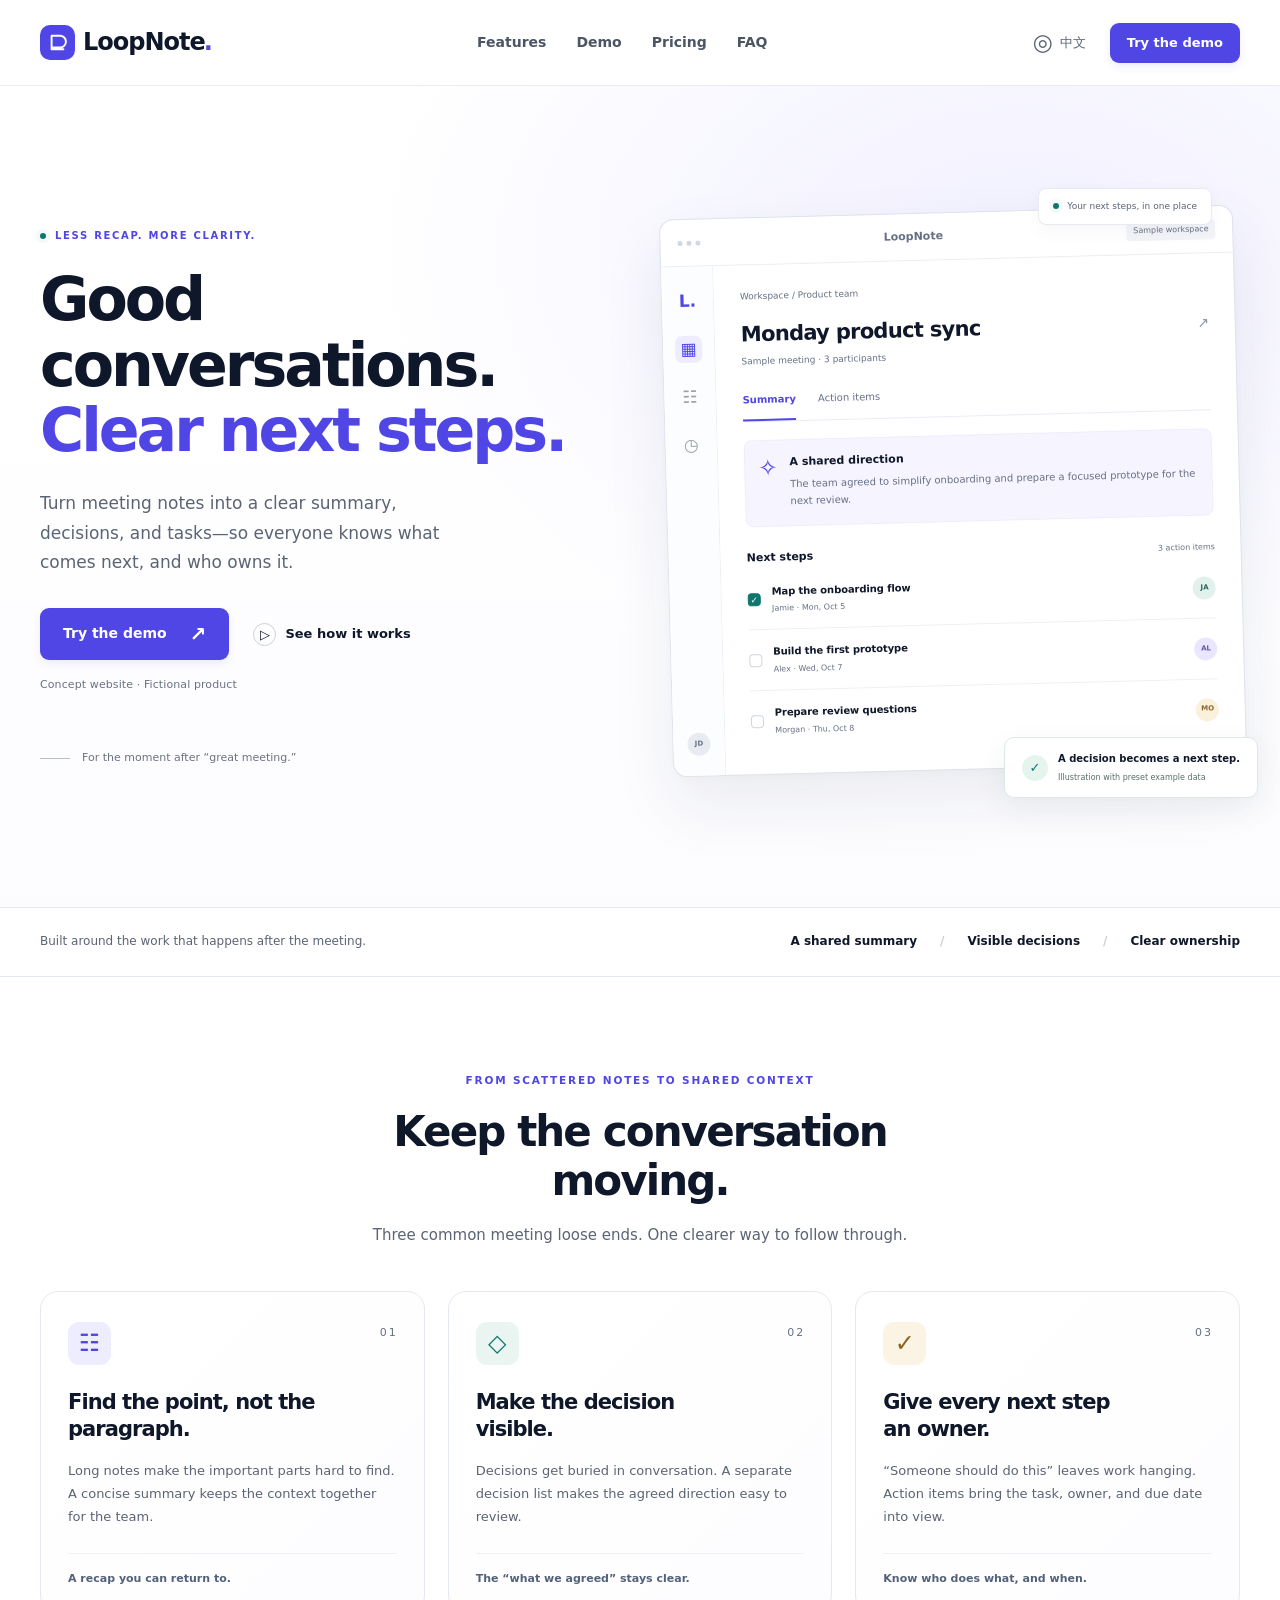
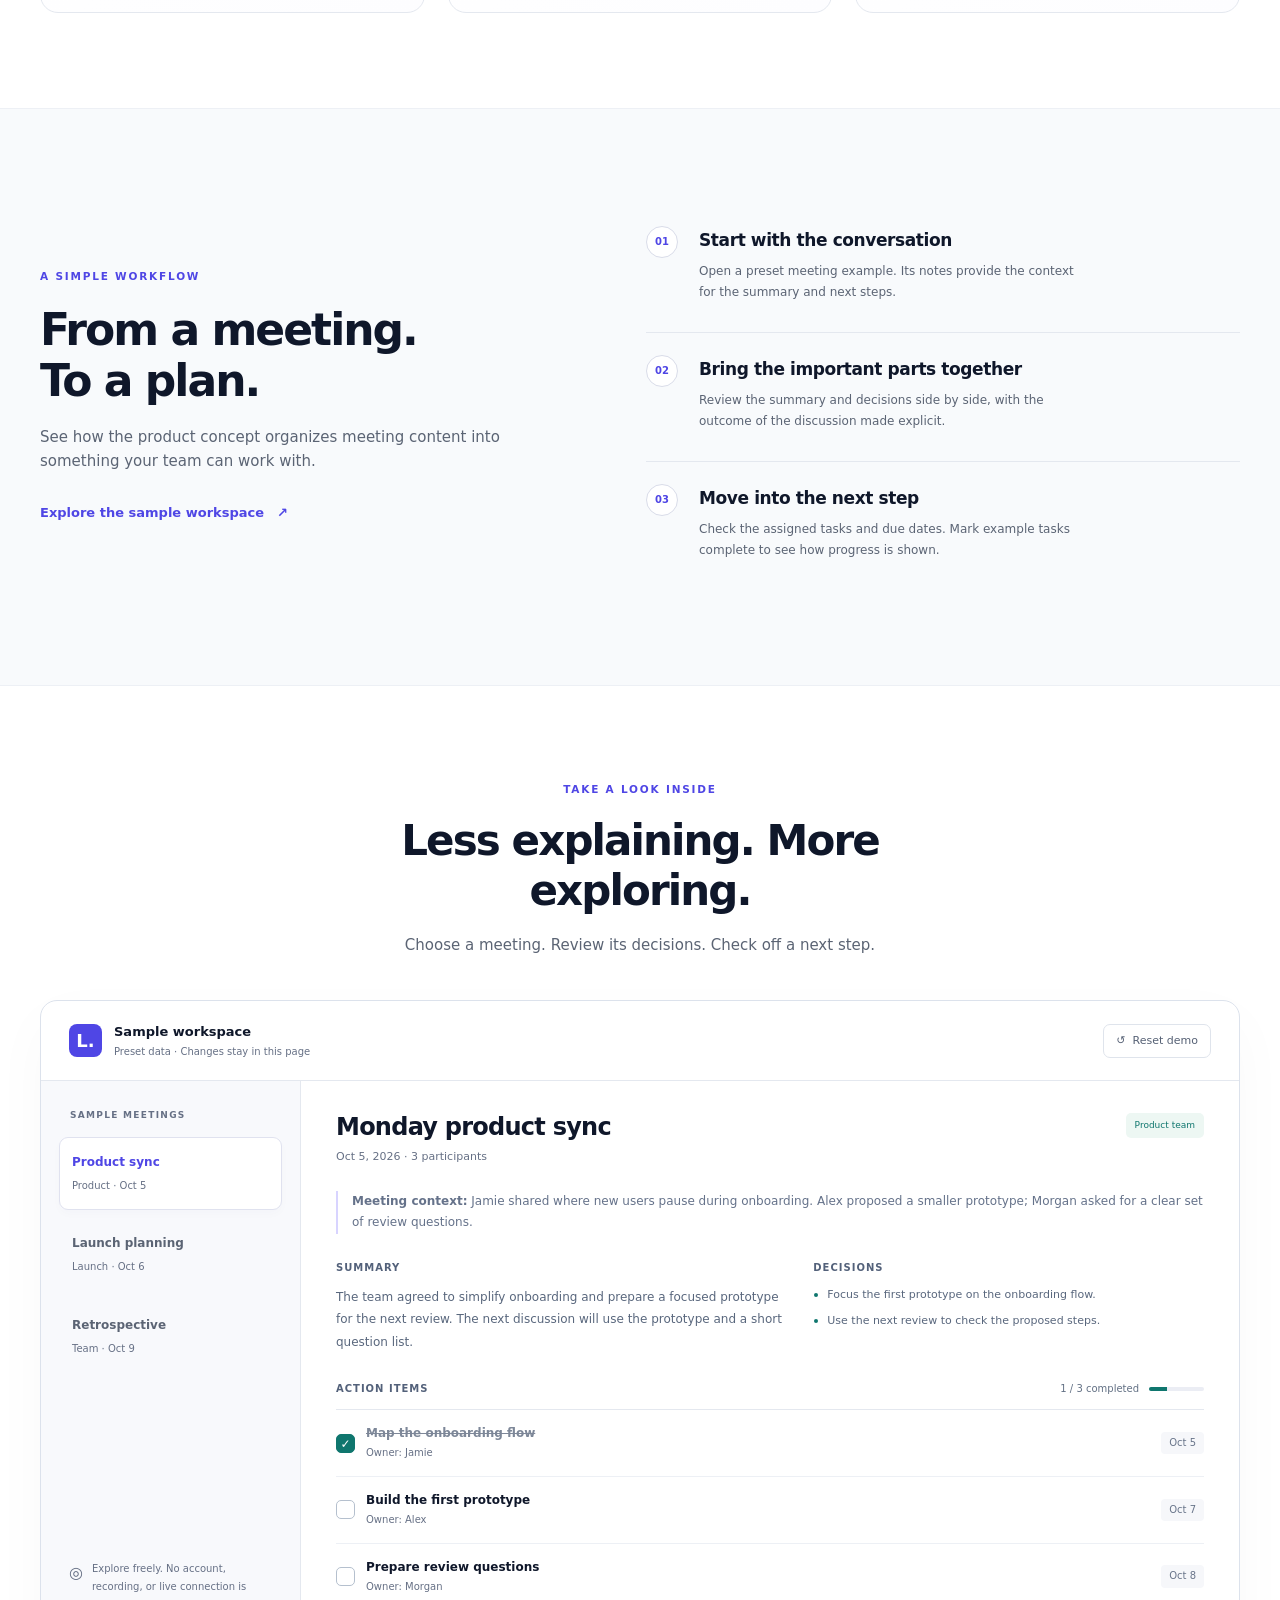
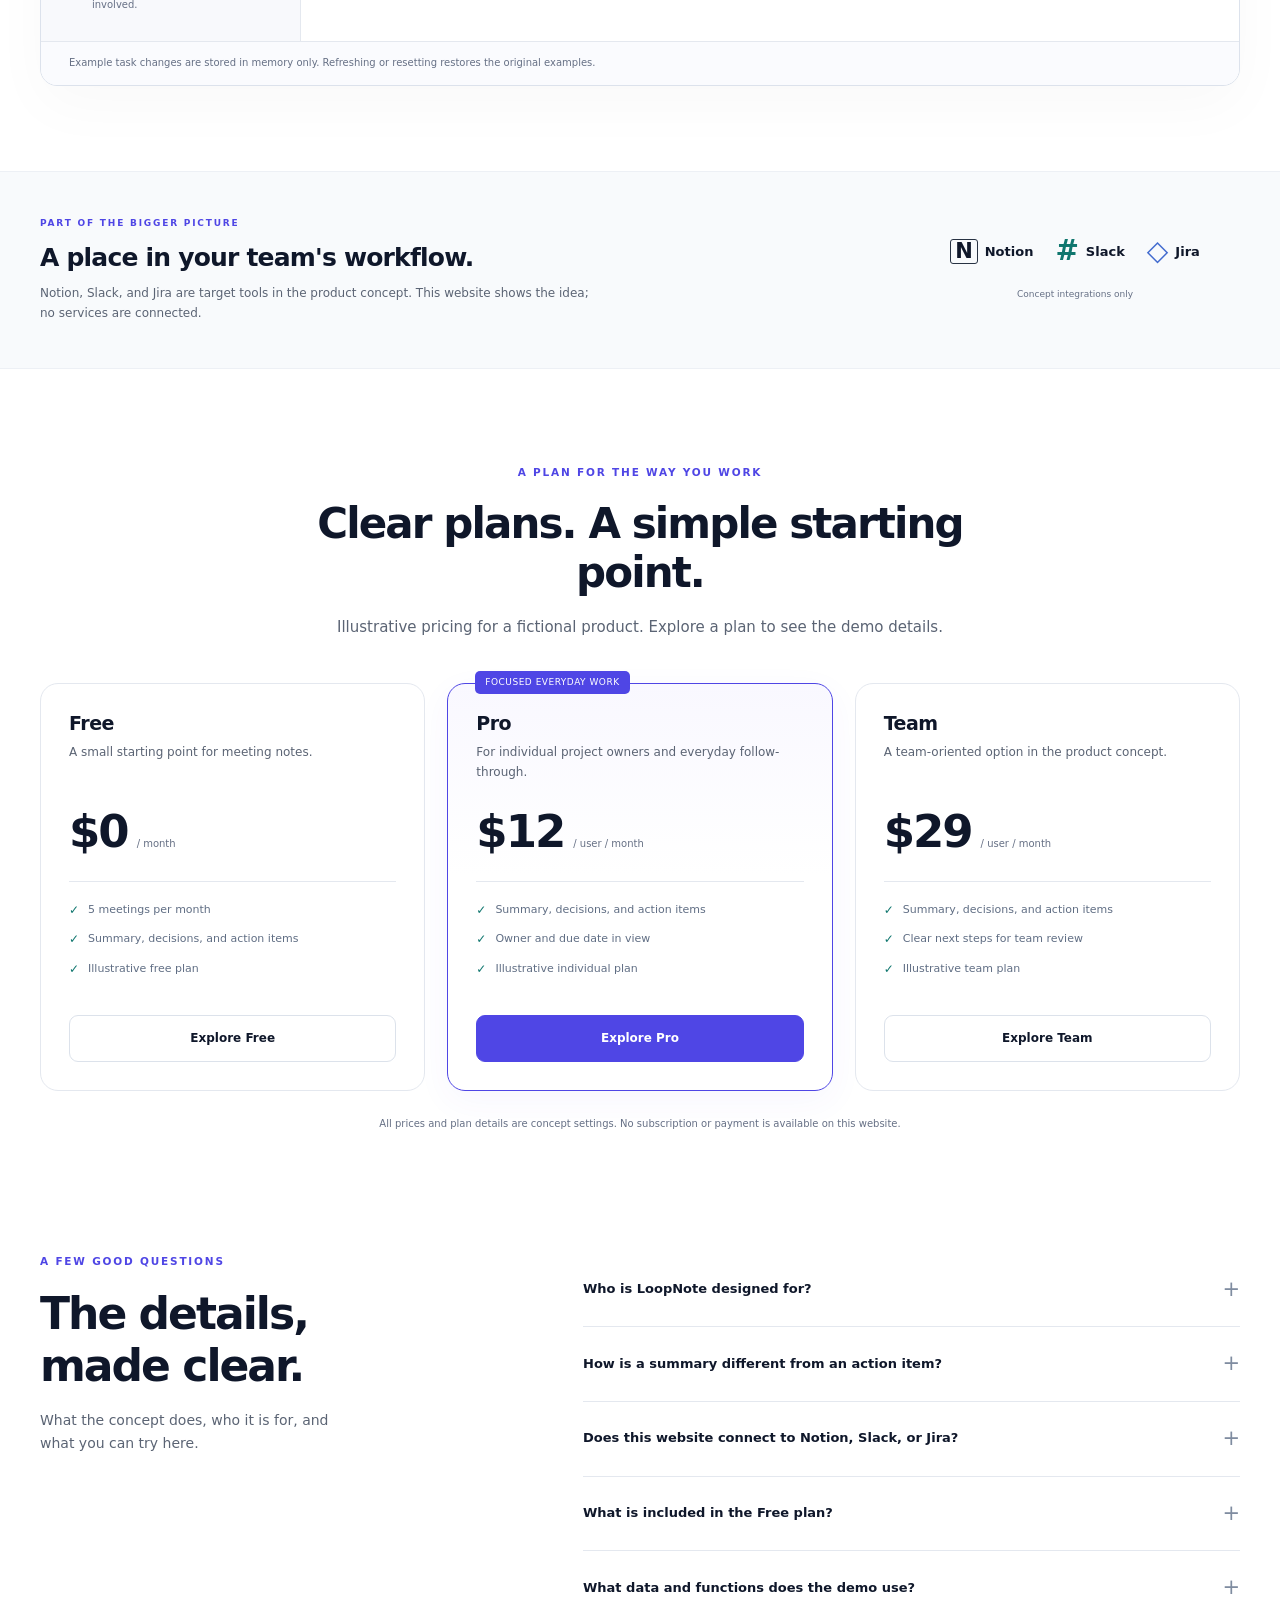
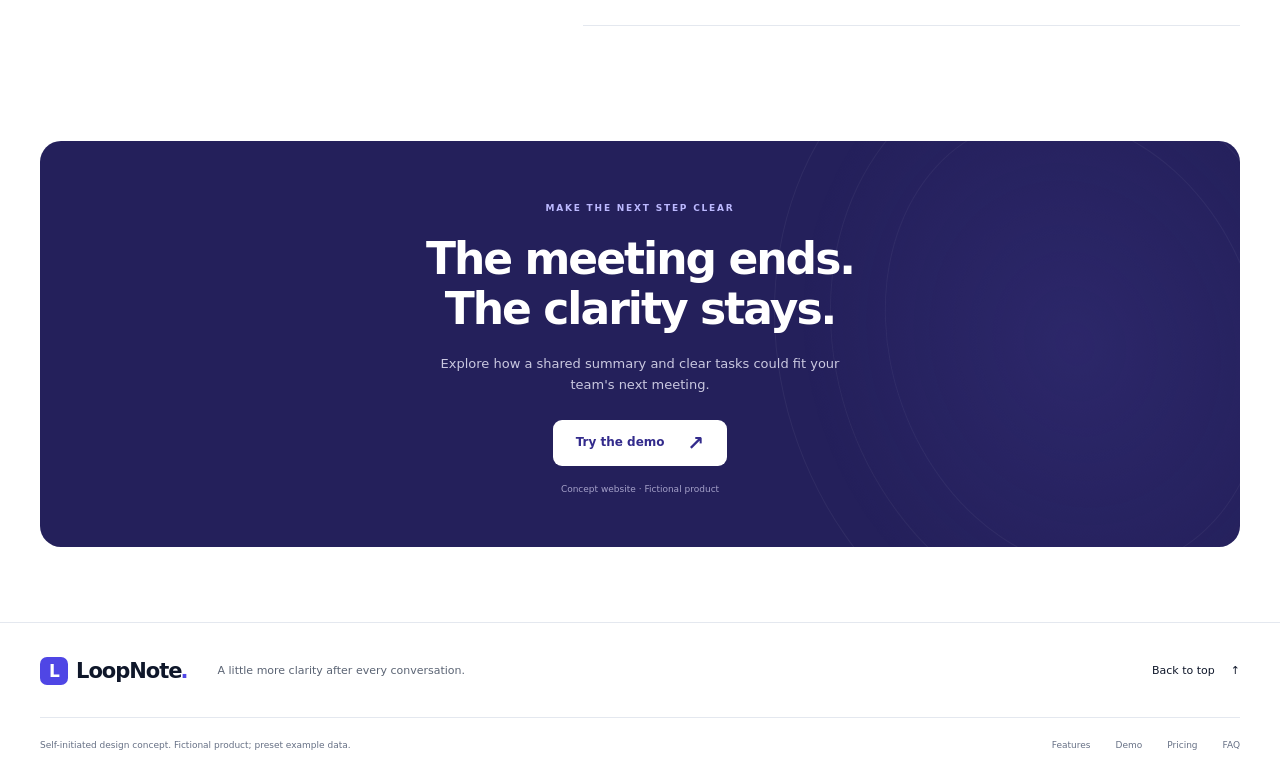
<file: index.html>
<!doctype html>
<html lang="en">
<head>
  <meta charset="utf-8"><meta name="viewport" content="width=device-width, initial-scale=1">
  <meta name="description" content="LoopNote is a fictional meeting productivity product. Explore a responsive bilingual concept website and local interactive demo.">
  <title>LoopNote — From conversation to clear next steps</title>
  <link rel="icon" type="image/svg+xml" href="assets/favicon.svg">
  <link rel="stylesheet" href="assets/styles.css">
  <script defer src="assets/content.js"></script><script defer src="assets/app.js"></script>
</head>
<body>
  <a class="skip-link" href="#main" data-i18n="skip">Skip to content</a>
  <header class="site-header"><div class="container nav-wrap">
    <a class="brand" href="#top" aria-label="LoopNote home"><span class="brand-mark" aria-hidden="true"><svg viewBox="0 0 32 32"><path d="M9 8h10a7 7 0 0 1 0 14H9V8Zm0 0v16h14"/></svg></span>LoopNote<span class="brand-dot">.</span></a>
    <nav id="navigation" aria-label="Main navigation"><a href="#features" data-i18n="navFeatures">Features</a><a href="#demo" data-i18n="navDemo">Demo</a><a href="#pricing" data-i18n="navPricing">Pricing</a><a href="#faq">FAQ</a></nav>
    <div class="nav-actions"><button id="language-toggle" class="language-button" type="button" aria-label="Switch to Simplified Chinese"><span aria-hidden="true">◎</span><span id="language-label">中文</span></button><a class="button button-small nav-cta" href="#demo" data-i18n="tryDemo">Try the demo</a><button id="menu-toggle" class="menu-button" type="button" aria-controls="navigation" aria-expanded="false" aria-label="Open menu"><span></span><span></span></button></div>
  </div></header>
  <main id="main">
    <section class="hero" id="top"><div class="container hero-grid">
      <div class="hero-copy"><p class="eyebrow"><span class="status-dot"></span><span data-i18n="heroEyebrow">LESS RECAP. MORE CLARITY.</span></p><h1><span data-i18n="heroTitle1">Good conversations.</span><span class="gradient-text" data-i18n="heroTitle2">Clear next steps.</span></h1><p class="hero-subtitle" data-i18n="heroSubtitle">Turn meeting notes into a clear summary, decisions, and tasks—so everyone knows what comes next, and who owns it.</p><div class="hero-buttons"><a class="button" href="#demo"><span data-i18n="tryDemo">Try the demo</span><span aria-hidden="true">↗</span></a><a class="text-button" href="#workflow"><span class="play-icon" aria-hidden="true">▷</span><span data-i18n="seeWorkflow">See how it works</span></a></div><p class="concept-label" data-i18n="concept">Concept website · Fictional product</p>
      <div class="hero-note"><span class="note-line"></span><p data-i18n="heroNote">For the moment after “great meeting.”</p></div></div>
      <div class="hero-product"><div class="floating-tag"><span class="status-dot"></span><span data-i18n="mockReady">Your next steps, in one place</span></div><div class="product-window"><div class="window-top"><span class="window-dots" aria-hidden="true"><i></i><i></i><i></i></span><span>LoopNote</span><span class="window-pill" data-i18n="sample">Sample workspace</span></div><div class="product-body"><aside class="product-sidebar" aria-hidden="true"><span class="mini-logo">L.</span><span class="sidebar-icon active">▦</span><span class="sidebar-icon">☷</span><span class="sidebar-icon">◷</span><span class="avatar avatar-bottom">JD</span></aside><div class="product-content"><div class="mock-breadcrumb" data-i18n="mockBreadcrumb">Workspace / Product team</div><div class="mock-title-row"><h2 data-i18n="mockTitle">Monday product sync</h2><span class="note-icon" aria-hidden="true">↗</span></div><p class="mock-meta" data-i18n="mockMeta">Sample meeting · 3 participants</p><div class="mock-tabs"><span class="active" data-i18n="summary">Summary</span><span data-i18n="tasks">Action items</span></div><div class="summary-box"><span class="spark" aria-hidden="true">✧</span><div><h3 data-i18n="mockSummaryTitle">A shared direction</h3><p data-i18n="mockSummary">The team agreed to simplify onboarding and prepare a focused prototype for the next review.</p></div></div><div class="mock-section-title"><h3 data-i18n="nextSteps">Next steps</h3><span data-i18n="mockTaskCount">3 action items</span></div><div class="mock-task"><span class="mock-check checked" aria-hidden="true">✓</span><div><b data-i18n="mockTask1">Map the onboarding flow</b><small data-i18n="mockOwner1">Jamie · Mon, Oct 5</small></div><span class="avatar">JA</span></div><div class="mock-task"><span class="mock-check" aria-hidden="true"></span><div><b data-i18n="mockTask2">Build the first prototype</b><small data-i18n="mockOwner2">Alex · Wed, Oct 7</small></div><span class="avatar avatar-purple">AL</span></div><div class="mock-task"><span class="mock-check" aria-hidden="true"></span><div><b data-i18n="mockTask3">Prepare review questions</b><small data-i18n="mockOwner3">Morgan · Thu, Oct 8</small></div><span class="avatar avatar-gold">MO</span></div></div></div></div><div class="floating-complete"><span class="complete-icon" aria-hidden="true">✓</span><div><b data-i18n="mockComplete">A decision becomes a next step.</b><small data-i18n="presetData">Illustration with preset example data</small></div></div></div>
    </div></section>
    <section class="purpose-strip"><div class="container purpose-inner"><p data-i18n="purpose">Built around the work that happens after the meeting.</p><div><span data-i18n="purpose1">A shared summary</span><i aria-hidden="true">/</i><span data-i18n="purpose2">Visible decisions</span><i aria-hidden="true">/</i><span data-i18n="purpose3">Clear ownership</span></div></div></section>
    <section class="section" id="features"><div class="container"><div class="section-heading"><p class="eyebrow" data-i18n="featuresEyebrow">FROM SCATTERED NOTES TO SHARED CONTEXT</p><h2 data-i18n="featuresTitle">Keep the conversation moving.</h2><p data-i18n="featuresSubtitle">Three common meeting loose ends. One clearer way to follow through.</p></div><div class="features-grid"><article class="feature-card"><span class="feature-icon" aria-hidden="true">☷</span><span class="card-number">01</span><h3 data-i18n="feature1Title">Find the point, not the paragraph.</h3><p data-i18n="feature1Body">Long notes make the important parts hard to find. A concise summary keeps the context together for the team.</p><div class="feature-result" data-i18n="feature1Result">A recap you can return to.</div></article><article class="feature-card"><span class="feature-icon teal" aria-hidden="true">◇</span><span class="card-number">02</span><h3 data-i18n="feature2Title">Make the decision visible.</h3><p data-i18n="feature2Body">Decisions get buried in conversation. A separate decision list makes the agreed direction easy to review.</p><div class="feature-result" data-i18n="feature2Result">The “what we agreed” stays clear.</div></article><article class="feature-card"><span class="feature-icon gold" aria-hidden="true">✓</span><span class="card-number">03</span><h3 data-i18n="feature3Title">Give every next step an owner.</h3><p data-i18n="feature3Body">“Someone should do this” leaves work hanging. Action items bring the task, owner, and due date into view.</p><div class="feature-result" data-i18n="feature3Result">Know who does what, and when.</div></article></div></div></section>
    <section class="section workflow-section" id="workflow"><div class="container workflow-grid"><div class="section-heading left"><p class="eyebrow" data-i18n="workflowEyebrow">A SIMPLE WORKFLOW</p><h2 data-i18n="workflowTitle">From a meeting.<br>To a plan.</h2><p data-i18n="workflowSubtitle">See how the product concept organizes meeting content into something your team can work with.</p><a class="text-link" href="#demo"><span data-i18n="exploreDemo">Explore the sample workspace</span><span aria-hidden="true">↗</span></a></div><ol class="workflow-steps"><li><span class="step-number">01</span><div><h3 data-i18n="step1Title">Start with the conversation</h3><p data-i18n="step1Body">Open a preset meeting example. Its notes provide the context for the summary and next steps.</p></div><span class="step-badge" data-i18n="step1Badge">MEETING NOTES</span></li><li><span class="step-number">02</span><div><h3 data-i18n="step2Title">Bring the important parts together</h3><p data-i18n="step2Body">Review the summary and decisions side by side, with the outcome of the discussion made explicit.</p></div><span class="step-badge" data-i18n="step2Badge">SHARED CONTEXT</span></li><li><span class="step-number">03</span><div><h3 data-i18n="step3Title">Move into the next step</h3><p data-i18n="step3Body">Check the assigned tasks and due dates. Mark example tasks complete to see how progress is shown.</p></div><span class="step-badge" data-i18n="step3Badge">ACTION ITEMS</span></li></ol></div></section>
    <section class="section demo-section" id="demo"><div class="container"><div class="section-heading"><p class="eyebrow" data-i18n="demoEyebrow">TAKE A LOOK INSIDE</p><h2 data-i18n="demoTitle">Less explaining. More exploring.</h2><p data-i18n="demoSubtitle">Choose a meeting. Review its decisions. Check off a next step.</p></div><div class="demo-app"><div class="demo-toolbar"><div class="demo-workspace"><span class="workspace-symbol" aria-hidden="true">L.</span><div><b data-i18n="workspace">Sample workspace</b><small data-i18n="demoBoundary">Preset data · Changes stay in this page</small></div></div><button class="reset-button" id="reset-demo" type="button"><span aria-hidden="true">↺</span><span data-i18n="reset">Reset demo</span></button></div><div class="demo-layout"><aside class="meeting-list"><p class="list-label" data-i18n="sampleMeetings">SAMPLE MEETINGS</p><div id="meeting-tabs" role="tablist" aria-label="Sample meetings" aria-orientation="vertical"></div><div class="local-notice"><span aria-hidden="true">◎</span><p data-i18n="localNotice">Explore freely. No account, recording, or live connection is involved.</p></div></aside><div id="meeting-panel" class="meeting-panel" role="tabpanel" tabindex="0" aria-labelledby="meeting-0"></div></div><p class="demo-footnote" data-i18n="refreshNotice">Example task changes are stored in memory only. Refreshing or resetting restores the original examples.</p></div><div id="demo-status" class="sr-only" role="status" aria-live="polite"></div></div></section>
    <section class="integration-section"><div class="container integration-inner"><div><p class="eyebrow" data-i18n="integrationEyebrow">PART OF THE BIGGER PICTURE</p><h2 data-i18n="integrationTitle">A place in your team's workflow.</h2><p data-i18n="integrationBody">Notion, Slack, and Jira are target tools in the product concept. This website shows the idea; no services are connected.</p></div><div class="integration-tools" aria-label="Concept integration tools"><span><b class="tool-symbol">N</b>Notion</span><span><b class="tool-symbol slack-symbol">#</b>Slack</span><span><b class="tool-symbol jira-symbol">◇</b>Jira</span><small data-i18n="conceptOnly">Concept integrations only</small></div></div></section>
    <section class="section pricing-section" id="pricing"><div class="container"><div class="section-heading"><p class="eyebrow" data-i18n="pricingEyebrow">A PLAN FOR THE WAY YOU WORK</p><h2 data-i18n="pricingTitle">Clear plans. A simple starting point.</h2><p data-i18n="pricingSubtitle">Illustrative pricing for a fictional product. Explore a plan to see the demo details.</p></div><div id="pricing-cards" class="pricing-grid"></div><p class="pricing-note" data-i18n="pricingNote">All prices and plan details are concept settings. No subscription or payment is available on this website.</p></div></section>
    <section class="section faq-section" id="faq"><div class="container faq-grid"><div class="section-heading left"><p class="eyebrow" data-i18n="faqEyebrow">A FEW GOOD QUESTIONS</p><h2 data-i18n="faqTitle">The details,<br>made clear.</h2><p data-i18n="faqSubtitle">What the concept does, who it is for, and what you can try here.</p></div><div id="faq-list" class="faq-list"></div></div></section>
    <section class="final-section"><div class="container final-card"><div class="final-orbit" aria-hidden="true"></div><p class="eyebrow" data-i18n="finalEyebrow">MAKE THE NEXT STEP CLEAR</p><h2 data-i18n="finalTitle">The meeting ends.<br>The clarity stays.</h2><p data-i18n="finalBody">Explore how a shared summary and clear tasks could fit your team's next meeting.</p><a class="button button-light" href="#demo"><span data-i18n="tryDemo">Try the demo</span><span aria-hidden="true">↗</span></a><small data-i18n="concept">Concept website · Fictional product</small></div></section>
  </main>
  <footer><div class="container footer-top"><a class="brand" href="#top"><span class="brand-mark" aria-hidden="true">L</span>LoopNote<span class="brand-dot">.</span></a><p data-i18n="footerDescription">A little more clarity after every conversation.</p><a href="#top" class="back-top"><span data-i18n="backTop">Back to top</span><span aria-hidden="true">↑</span></a></div><div class="container footer-bottom"><p data-i18n="footerBoundary">Self-initiated design concept. Fictional product; preset example data.</p><nav aria-label="Footer navigation"><a href="#features" data-i18n="navFeatures">Features</a><a href="#demo" data-i18n="navDemo">Demo</a><a href="#pricing" data-i18n="navPricing">Pricing</a><a href="#faq">FAQ</a></nav></div></footer>
  <dialog id="plan-dialog" aria-labelledby="dialog-title" aria-describedby="dialog-body"><button class="dialog-close" type="button" id="close-dialog" aria-label="Close dialog">×</button><p class="eyebrow" data-i18n="dialogEyebrow">CONCEPT PLAN</p><h2 id="dialog-title"></h2><p id="dialog-price" class="dialog-price"></p><p id="dialog-body" data-i18n="dialogBody">This is a demo page. No account will be created and no charges will be made. The plan is a fictional product setting.</p><a href="#demo" class="button" id="dialog-demo" data-i18n="tryDemo">Try the demo</a></dialog>
  <noscript><p class="noscript-message">JavaScript is required for language switching and the interactive sample workspace. / 双语切换和示例工作区需要启用 JavaScript。</p></noscript>
</body></html>
</file>
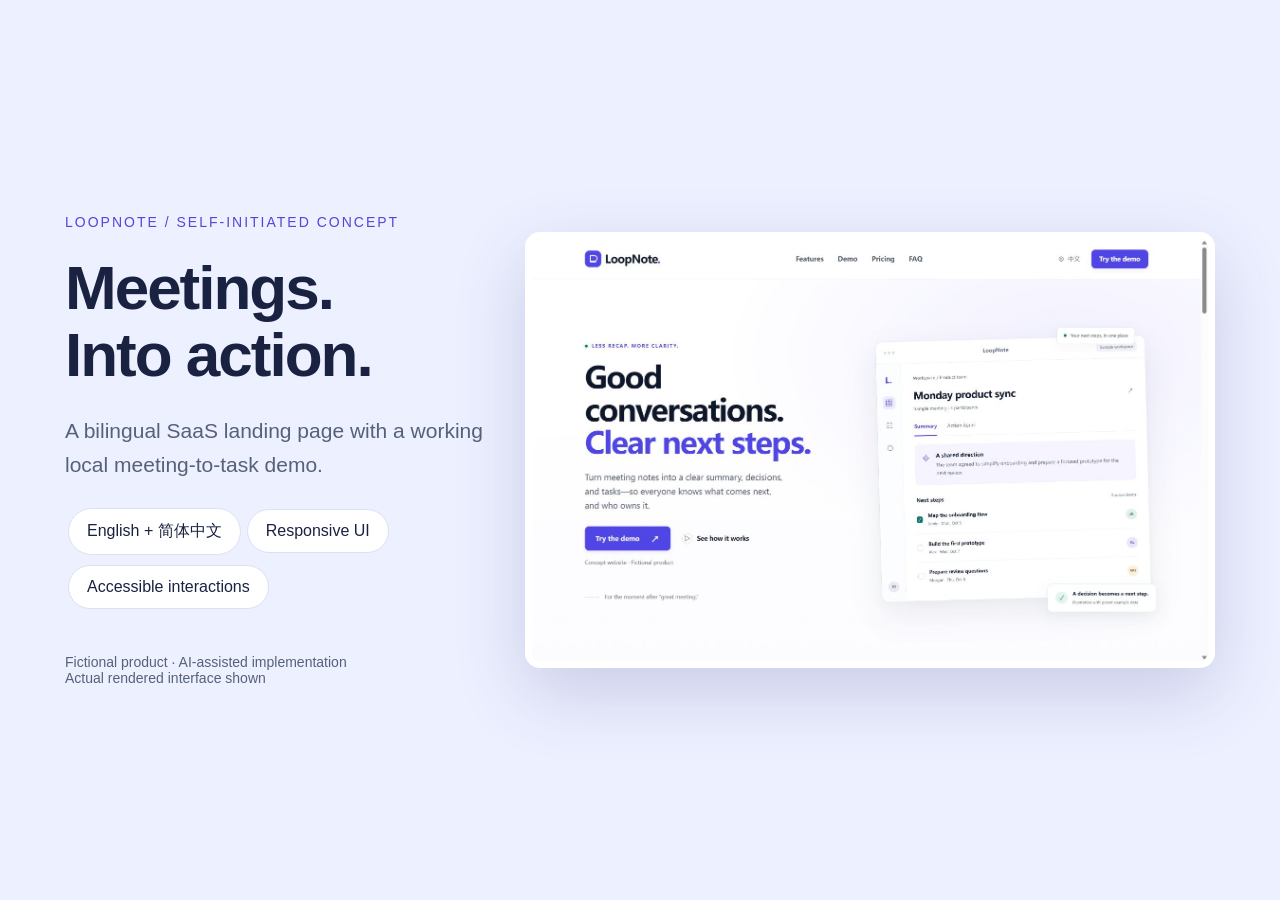
<file: portfolio/cover.html>
<!doctype html><html lang="en"><meta charset="utf-8"><title>LoopNote portfolio cover</title><style>*{box-sizing:border-box}body{margin:0;background:#edf0ff;color:#192341;font-family:Segoe UI,Arial,sans-serif;overflow:hidden}.layout{height:900px;padding:65px;display:grid;grid-template-columns:38% 60%;gap:2%;align-items:center}.label{color:#5546d6;letter-spacing:2px;font-size:14px}h1{font-size:62px;line-height:1.08;letter-spacing:-2px;margin:25px 0}p{font-size:21px;color:#56617a;line-height:1.6}.pill{display:inline-block;background:#fff;border:1px solid #dce1f2;padding:12px 18px;border-radius:30px;margin:5px 3px;font-size:16px}img{width:100%;border:7px solid #fff;border-radius:15px;box-shadow:0 25px 70px #3c428833}.note{font-size:14px;margin-top:40px;color:#56617a}</style><div class="layout"><div><div class="label">LOOPNOTE / SELF-INITIATED CONCEPT</div><h1>Meetings.<br>Into action.</h1><p>A bilingual SaaS landing page with a working local meeting-to-task demo.</p><span class="pill">English + 简体中文</span><span class="pill">Responsive UI</span><span class="pill">Accessible interactions</span><div class="note">Fictional product · AI-assisted implementation<br>Actual rendered interface shown</div></div><img src="01-desktop-hero.png" alt="Actual LoopNote landing page screenshot"></div></html>
</file>
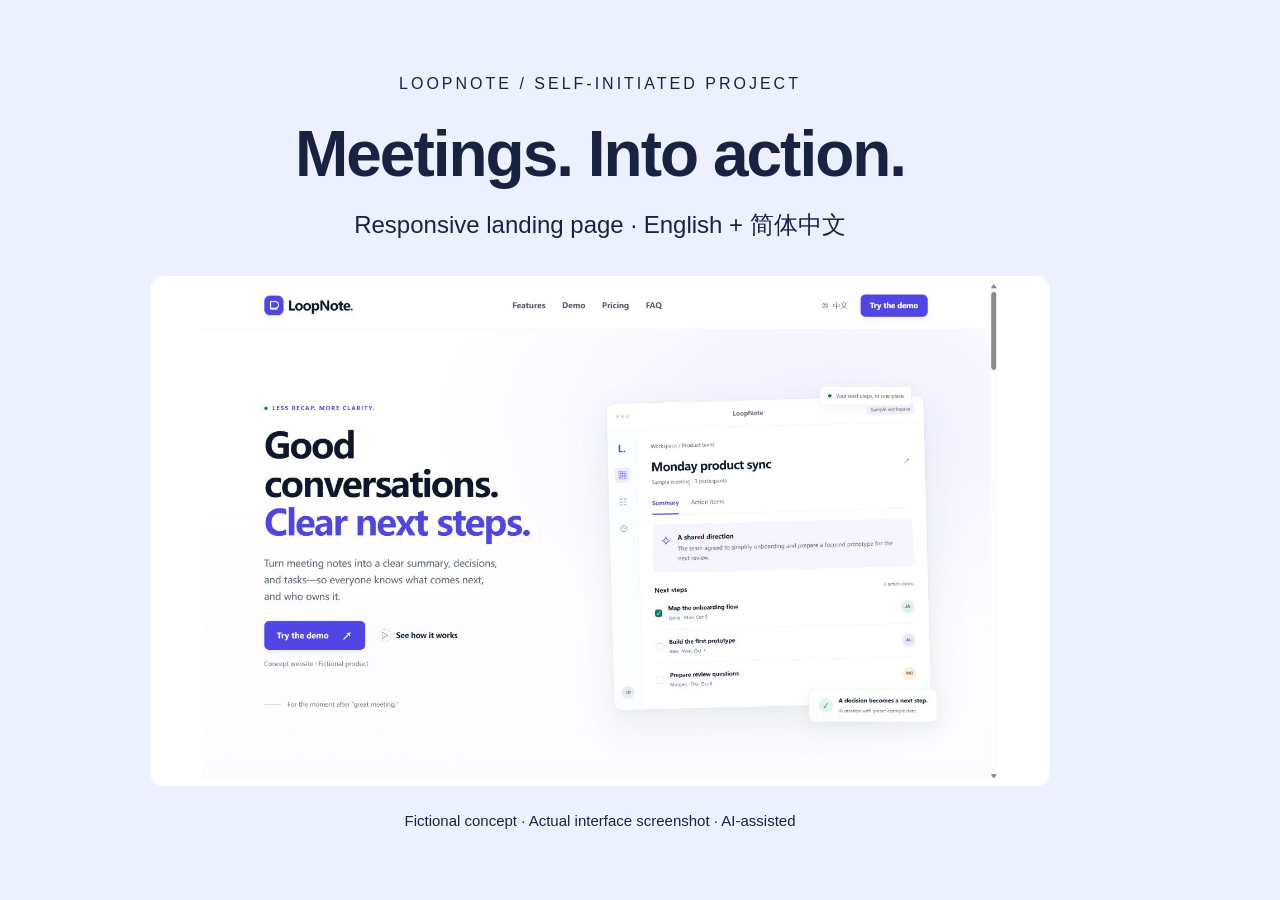
<file: portfolio/thumbnail.html>
<!doctype html><html lang="en"><meta charset="utf-8"><title>LOOPNOTE thumbnail</title><style>*{box-sizing:border-box}body{margin:0;background:#edf0ff;color:#192341;font-family:Segoe UI,Arial,sans-serif;overflow:hidden}main{width:1200px;height:900px;padding:75px 110px;text-align:center}small{letter-spacing:3px;font-size:16px}h1{font-size:64px;letter-spacing:-2px;margin:24px 0 18px}p{font-size:24px;margin:0 0 35px}img{width:900px;height:510px;object-fit:contain;background:white;border:6px solid white;border-radius:14px}footer{font-size:15px;margin:22px}</style><main><small>LOOPNOTE / SELF-INITIATED PROJECT</small><h1>Meetings. Into action.</h1><p>Responsive landing page · English + 简体中文</p><img src="01-desktop-hero.png" alt="Actual rendered project interface"><footer>Fictional concept · Actual interface screenshot · AI-assisted</footer></main></html>
</file>
<file: assets/styles.css>
:root{--indigo:#4f46e5;--indigo-dark:#3730a3;--teal:#0f766e;--ink:#0f172a;--muted:#5b6474;--line:#e4e8ef;--surface:#f8fafc;--radius:18px;--font:Inter,ui-sans-serif,system-ui,-apple-system,BlinkMacSystemFont,"Segoe UI","PingFang SC","Microsoft YaHei",sans-serif}*{box-sizing:border-box}html{scroll-behavior:smooth;scroll-padding-top:102px}body{margin:0;color:var(--ink);background:#fff;font-family:var(--font);font-size:16px;line-height:1.65;-webkit-font-smoothing:antialiased}body.dialog-open{overflow:hidden}button,a{-webkit-tap-highlight-color:transparent}button{font:inherit;cursor:pointer}a{color:inherit;text-decoration:none}button:focus-visible,a:focus-visible,summary:focus-visible,[tabindex]:focus-visible{outline:3px solid var(--teal);outline-offset:5px}h1,h2,h3,p{margin:0}h1,h2,h3{line-height:1.17;letter-spacing:-.045em}h2{font-size:42px;font-weight:650}h3{font-size:21px;font-weight:650}button{border:0}svg{display:block}section[id]{scroll-margin-top:20px}.container{width:min(1200px,calc(100% - 80px));margin:auto}.site-header{position:sticky;top:0;z-index:20;background:rgba(255,255,255,.94);border-bottom:1px solid rgba(228,232,239,.8);backdrop-filter:blur(16px)}.nav-wrap{height:85px;display:flex;align-items:center;justify-content:space-between;gap:36px}.brand{display:inline-flex;align-items:center;font-size:24px;font-weight:750;letter-spacing:-1px;gap:8px}.brand-mark{display:grid;place-items:center;width:35px;height:35px;border-radius:10px;background:var(--indigo);color:#fff;font-size:23px;font-weight:650;letter-spacing:-1px}.brand-mark svg{width:27px;fill:none;stroke:#fff;stroke-width:2.3;stroke-linecap:round;stroke-linejoin:round}.brand-dot{margin-left:-9px;color:var(--indigo)}#navigation{display:flex;gap:30px;font-size:14px;font-weight:550;color:#4b5563}#navigation a:hover,footer nav a:hover{color:var(--indigo)}.nav-actions{display:flex;align-items:center;gap:24px}.language-button{display:flex;align-items:center;gap:7px;background:transparent;color:var(--muted);font-size:13px;padding:7px 0}.language-button>span:first-child{font-size:23px;line-height:1}.button{display:inline-flex;gap:23px;align-items:center;justify-content:center;min-height:52px;padding:13px 23px;background:var(--indigo);color:#fff;border-radius:9px;font-size:14px;font-weight:650;box-shadow:0 4px 8px #4f46e518;transition:background .18s,transform .18s}.button:hover{background:var(--indigo-dark);transform:translateY(-2px)}.button>span:last-child:not(:first-child){font-size:20px;line-height:1}.button-small{min-height:40px;padding:8px 17px;font-size:13px}.menu-button{display:none;background:transparent;width:34px;height:34px;padding:8px}.menu-button span{display:block;height:2px;background:var(--ink);margin:5px 0}.hero{position:relative;padding:102px 0 100px;overflow:hidden;background:radial-gradient(ellipse at 80% 20%,#f1f0ff 0,transparent 46%),linear-gradient(180deg,#fff 30%,#fcfcff)}.hero-grid{display:grid;grid-template-columns:1fr 1.03fr;gap:68px;align-items:center}.eyebrow{display:flex;align-items:center;justify-content:center;gap:9px;font-size:10.5px;font-weight:750;letter-spacing:1.8px;color:var(--indigo);margin-bottom:18px}.hero .eyebrow{justify-content:flex-start;font-size:10px;letter-spacing:1.7px;margin-bottom:23px}.status-dot{width:6px;height:6px;background:var(--teal);border-radius:50%;display:inline-block;box-shadow:0 0 0 4px #0f766e0c;flex-shrink:0}h1{font-size:clamp(44px,4.7vw,64px);font-weight:700;line-height:1.09;letter-spacing:-3px}h1>span{display:block}.gradient-text{color:var(--indigo)}.hero-subtitle{font-size:17px;line-height:1.75;color:var(--muted);max-width:430px;margin-top:25px}.hero-buttons{display:flex;gap:24px;align-items:center;margin-top:30px}.text-button{display:inline-flex;align-items:center;gap:9px;font-size:13px;font-weight:650}.play-icon{width:23px;height:23px;border:1px solid #cbd0da;border-radius:50%;display:grid;place-items:center;font-size:13px}.concept-label{font-size:11px;color:#687282;margin-top:16px;letter-spacing:.1px}.hero-note{display:flex;align-items:center;gap:12px;margin-top:55px;color:#6b7280;font-size:11px}.note-line{display:block;width:30px;height:1px;background:#b4bdcc}.hero-product{position:relative;padding:24px 0 37px}.product-window{position:relative;background:#fff;border:1px solid #dde2ec;border-radius:14px;box-shadow:0 28px 65px #18214314,0 4px 10px #18214304;transform:rotate(-1.5deg)}.window-top{height:47px;display:flex;align-items:center;gap:16px;padding:0 17px;border-bottom:1px solid #eaeef3;font-size:11px;color:#7b8494}.window-dots{display:flex;gap:4px}.window-dots i{width:5px;height:5px;border-radius:50%;background:#d2d8e2}.window-top>span:nth-child(2){margin:auto;font-weight:600}.window-pill{background:#f2f4f8;padding:3px 7px;border-radius:4px;font-size:8px}.product-body{display:flex}.product-sidebar{width:52px;flex-shrink:0;border-right:1px solid #eaeef3;display:flex;align-items:center;flex-direction:column;gap:21px;padding:20px 0;background:#fcfdff;border-radius:0 0 0 14px}.mini-logo{color:var(--indigo);font-weight:700;font-size:17px}.sidebar-icon{font-size:17px;color:#99a0ad;height:27px;width:27px;text-align:center;line-height:27px}.sidebar-icon.active{background:#eeedff;color:var(--indigo);border-radius:7px}.product-content{width:100%;padding:24px 26px 23px;min-width:0}.mock-breadcrumb{font-size:9px;color:#8991a0;margin-bottom:18px}.mock-title-row{display:flex;justify-content:space-between;gap:8px;align-items:center}.mock-title-row h2{font-size:21px;letter-spacing:-.7px}.note-icon{color:#8c94a2;font-size:14px}.mock-meta{font-size:9px;color:#858d9b;margin-top:8px}.mock-tabs{display:flex;gap:22px;border-bottom:1px solid #e9edf4;margin-top:23px;font-size:10px;color:#7d8694}.mock-tabs span{padding:0 0 10px}.mock-tabs .active{color:var(--indigo);border-bottom:2px solid var(--indigo);font-weight:650}.summary-box{display:flex;gap:12px;background:#f5f4ff;border:1px solid #eeedfc;border-radius:8px;padding:16px 13px;margin-top:18px}.spark{color:var(--indigo);font-size:23px;line-height:1}.summary-box h3{font-size:11px;letter-spacing:0;font-weight:700}.summary-box p{font-size:10px;line-height:1.7;color:#677085;margin-top:6px}.mock-section-title{display:flex;justify-content:space-between;margin-top:25px;margin-bottom:5px;align-items:center;gap:10px}.mock-section-title h3{font-size:11px;letter-spacing:0}.mock-section-title>span{font-size:8px;color:#86909f}.mock-task{display:flex;gap:11px;align-items:center;padding:14px 0;border-bottom:1px solid #edf0f4}.mock-task:last-child{border-bottom:0}.mock-check{width:13px;height:13px;border:1px solid #cfd6e1;border-radius:4px;flex-shrink:0}.mock-check.checked{background:var(--teal);border-color:var(--teal);color:#fff;font-size:9px;text-align:center;line-height:12px}.mock-task b{font-size:10px;font-weight:600;display:block;letter-spacing:-.1px}.mock-task small{font-size:8px;color:#8891a1;display:block;margin-top:2px}.avatar{display:grid;place-items:center;width:23px;height:23px;flex-shrink:0;border-radius:50%;background:#e2f1ec;color:#256756;font-size:7px;font-weight:650;margin-left:auto}.avatar-purple{background:#eae6ff;color:#6754ac}.avatar-gold{background:#faf0dc;color:#8b652e}.avatar-bottom{margin:auto 0 0;background:#e8ebf1;color:#687386}.floating-tag{position:absolute;z-index:2;top:0;right:28px;display:flex;align-items:center;gap:8px;padding:10px 14px;background:#fff;border:1px solid #e7eaf1;border-radius:8px;font-size:9px;color:#596578;box-shadow:0 7px 20px #1b255509}.floating-complete{position:absolute;bottom:9px;right:-18px;z-index:2;display:flex;align-items:center;gap:10px;background:#fff;border:1px solid #dce9e5;box-shadow:0 10px 30px #183b3810;border-radius:10px;padding:13px 17px}.complete-icon{width:26px;height:26px;background:#e5f5ee;display:grid;place-items:center;color:var(--teal);border-radius:50%;font-size:13px}.floating-complete b{display:block;font-size:10px;font-weight:650}.floating-complete small{display:block;font-size:8px;color:#80908d;margin-top:3px}.purpose-strip{border-top:1px solid var(--line);border-bottom:1px solid var(--line);padding:24px 0}.purpose-inner{display:flex;align-items:center;justify-content:space-between;gap:20px;font-size:12px}.purpose-inner p{color:var(--muted)}.purpose-inner>div{display:flex;align-items:center;gap:23px;font-weight:550}.purpose-inner i{color:#c7ced8;font-style:normal}.section{padding:95px 0}.section-heading{text-align:center;max-width:670px;margin:0 auto 43px}.section-heading p:not(.eyebrow){color:var(--muted);font-size:15px;margin-top:18px}.features-grid{display:grid;grid-template-columns:repeat(3,1fr);gap:23px}.feature-card{position:relative;padding:30px 27px 24px;border:1px solid var(--line);border-radius:var(--radius);background:linear-gradient(135deg,#fff,#fdfdff);min-height:285px}.feature-icon{width:43px;height:43px;background:#eeedff;color:var(--indigo);border-radius:11px;display:grid;place-items:center;font-size:24px;margin-bottom:24px}.feature-icon.teal{background:#eaf5f2;color:var(--teal)}.feature-icon.gold{background:#fbf4e5;color:#8b641f}.card-number{position:absolute;right:26px;top:32px;color:#adb5c2;font-size:11px;letter-spacing:2px}.feature-card h3{font-size:21px;max-width:250px;line-height:1.3}.feature-card>p{font-size:13px;color:var(--muted);margin-top:15px;line-height:1.8}.feature-result{border-top:1px solid #edf0f5;margin-top:24px;padding-top:16px;color:#53617a;font-size:11px;font-weight:600}.workflow-section{background:var(--surface);border-top:1px solid #edf0f5;border-bottom:1px solid #edf0f5}.workflow-grid{display:grid;grid-template-columns:.9fr 1.1fr;gap:120px;align-items:center}.section-heading.left{text-align:left;margin:0}.left .eyebrow{justify-content:flex-start}.left h2{font-size:44px}.text-link{display:inline-flex;align-items:center;gap:13px;margin-top:28px;color:var(--indigo);font-size:13px;font-weight:650}.workflow-steps{list-style:none;margin:0;padding:0}.workflow-steps li{position:relative;display:flex;gap:21px;padding:22px 0 28px}.workflow-steps li:not(:last-child){border-bottom:1px solid var(--line)}.step-number{width:32px;height:32px;border:1px solid #d9dce9;color:var(--indigo);background:#fff;flex-shrink:0;display:grid;place-items:center;border-radius:50%;font-size:10px;font-weight:650}.workflow-steps h3{font-size:17px;letter-spacing:-.4px;margin:5px 0 10px}.workflow-steps p{font-size:12px;color:var(--muted);line-height:1.8;max-width:385px}.step-badge{display:none}.demo-section{padding-bottom:85px}.demo-app{border:1px solid #dce2ec;border-radius:17px;overflow:hidden;box-shadow:0 20px 60px #0f172a07}.demo-toolbar{display:flex;justify-content:space-between;align-items:center;padding:20px 28px;border-bottom:1px solid var(--line);gap:15px}.demo-workspace{display:flex;align-items:center;gap:12px}.workspace-symbol{width:33px;height:33px;border-radius:8px;background:var(--indigo);color:#fff;display:grid;place-items:center;font-weight:700;font-size:18px}.demo-workspace b{display:block;font-size:13px;font-weight:650}.demo-workspace small{display:block;font-size:10px;color:#667085;margin-top:1px}.reset-button{display:flex;align-items:center;gap:7px;border:1px solid #dfe4ec;border-radius:7px;padding:7px 12px;background:#fff;font-size:11px;color:#566175}.reset-button:hover{background:#f3f4ff}.demo-layout{display:grid;grid-template-columns:260px 1fr;min-height:490px}.meeting-list{background:#f8f9fc;padding:27px 18px;border-right:1px solid var(--line);display:flex;flex-direction:column}.list-label{font-size:9px;font-weight:700;letter-spacing:1.3px;color:#758197;padding:0 11px;margin-bottom:14px}.meeting-tab{display:block;width:100%;text-align:left;padding:15px 12px;border:1px solid transparent;border-radius:9px;background:transparent;margin-bottom:8px;color:var(--muted)}.meeting-tab[aria-selected=true]{background:#fff;border-color:#e0e2ef;box-shadow:0 4px 10px #26266405;color:var(--ink)}.meeting-tab .meeting-tab-title{display:block;font-size:12px;font-weight:650}.meeting-tab[aria-selected=true] .meeting-tab-title{color:var(--indigo)}.meeting-tab small{display:block;font-size:10px;margin-top:5px;color:#7c889b}.local-notice{margin-top:auto;padding:26px 10px 0;display:flex;gap:9px;color:#8290a4}.local-notice>span{font-size:16px}.local-notice p{font-size:10px;line-height:1.8}.meeting-panel{padding:32px 35px;min-width:0}.meeting-heading{display:flex;align-items:flex-start;gap:16px;justify-content:space-between}.meeting-heading h3{font-size:24px;letter-spacing:-.75px}.meeting-heading p{font-size:11px;color:#778399;margin-top:7px}.meeting-type{font-size:9px;color:var(--teal);background:#edf7f3;padding:5px 9px;border-radius:5px;white-space:nowrap}.meeting-notes{margin-top:24px;border-left:2px solid #d8d4ff;padding-left:14px;font-size:12px;color:#65728a;line-height:1.8}.meeting-columns{display:grid;grid-template-columns:1.15fr 1fr;gap:28px;margin-top:26px}.meeting-columns h4,.task-header h4{margin:0;font-size:10px;font-weight:750;letter-spacing:1px;text-transform:uppercase;color:#53617a}.meeting-summary{font-size:12px;color:#59677d;line-height:1.85;margin-top:10px}.decision-list{padding:0;margin:10px 0 0;list-style:none}.decision-list li{font-size:11px;line-height:1.7;color:#59677d;padding-left:14px;position:relative;margin-bottom:7px}.decision-list li:before{content:"";width:4px;height:4px;border-radius:50%;background:var(--teal);position:absolute;left:1px;top:7px}.task-section{margin-top:28px}.task-header{display:flex;align-items:center;justify-content:space-between;gap:10px;border-bottom:1px solid var(--line);padding-bottom:12px}.task-progress{display:flex;align-items:center;gap:10px;font-size:10px;color:#627084}.progress-track{width:55px;height:4px;background:#ebedf4;border-radius:5px;overflow:hidden}.progress-track span{height:100%;display:block;background:var(--teal);transition:width .2s}.demo-task{display:flex;align-items:center;gap:11px;padding:14px 0;border-bottom:1px solid #edf0f5}.demo-task:last-child{border:0}.task-toggle{display:grid;place-items:center;width:19px;height:19px;border:1px solid #b5c0ce;border-radius:5px;flex-shrink:0;background:#fff;color:#fff;font-size:12px;padding:0}.task-toggle[aria-pressed=true]{background:var(--teal);border-color:var(--teal)}.task-copy{flex:1;min-width:0}.task-copy b{font-size:12px;font-weight:550;display:block;line-height:1.6}.demo-task.done .task-copy b{text-decoration:line-through;color:#7d8798}.task-copy small{font-size:10px;color:#7c899c;display:block;margin-top:2px}.task-due{font-size:10px;color:#69758a;background:#f6f7fa;padding:3px 8px;border-radius:4px;white-space:nowrap}.demo-footnote{background:#fafbfe;border-top:1px solid var(--line);padding:13px 28px;font-size:10px;color:#748096}.integration-section{padding:44px 0;background:#f8fafc;border-top:1px solid #edf0f5;border-bottom:1px solid #edf0f5}.integration-inner{display:flex;gap:60px;align-items:center;justify-content:space-between}.integration-inner .eyebrow{justify-content:flex-start;margin-bottom:12px;font-size:9px}.integration-inner h2{font-size:25px;letter-spacing:-.8px}.integration-inner p:not(.eyebrow){font-size:12px;color:var(--muted);max-width:560px;margin-top:12px}.integration-tools{display:flex;gap:22px;align-items:center;flex-wrap:wrap;max-width:330px;justify-content:center;flex-shrink:0}.integration-tools>span{display:flex;align-items:center;gap:7px;font-size:13px;font-weight:650}.tool-symbol{font-size:21px;line-height:1;border:1px solid #283243;border-radius:3px;padding:1px 4px}.slack-symbol{border:0;color:var(--teal);font-size:28px;padding:0}.jira-symbol{border:0;color:#426bcf;font-size:28px;padding:0}.integration-tools small{flex-basis:100%;text-align:center;font-size:9px;color:#7c8798}.pricing-section{padding-bottom:70px}.pricing-grid{display:grid;grid-template-columns:repeat(3,1fr);gap:22px;align-items:stretch}.pricing-card{border:1px solid var(--line);border-radius:var(--radius);padding:28px;position:relative;background:#fff}.pricing-card.featured{border:1.5px solid var(--indigo);box-shadow:0 10px 35px #4f46e50c;background:linear-gradient(180deg,#f9f8ff,#fff 47%)}.plan-tag{position:absolute;top:-13px;left:27px;display:inline-block;background:var(--indigo);color:#fff;border-radius:5px;font-size:9px;padding:4px 10px;letter-spacing:.5px}.plan-name{font-size:19px;letter-spacing:-.5px}.plan-description{font-size:12px;color:var(--muted);margin-top:9px;min-height:42px}.plan-price{display:flex;gap:9px;align-items:baseline;margin-top:22px}.plan-price strong{font-size:45px;line-height:1.1;font-weight:650;letter-spacing:-2px}.plan-price span{font-size:10px;color:#727e91}.plan-features{list-style:none;margin:24px 0 25px;padding:19px 0 0;border-top:1px solid var(--line);min-height:109px}.plan-features li{font-size:11px;color:#606e84;display:flex;gap:9px;margin-bottom:10px}.plan-features li:before{content:"✓";color:var(--teal);font-size:12px}.plan-button{width:100%;background:#fff;color:var(--ink);border:1px solid #dce2eb;box-shadow:none;font-size:12px;min-height:43px}.plan-button:hover{background:#f6f6ff;color:var(--indigo);transform:none}.featured .plan-button{background:var(--indigo);color:#fff;border-color:var(--indigo)}.featured .plan-button:hover{background:var(--indigo-dark)}.pricing-note{text-align:center;margin-top:25px;font-size:10px;color:#738095}.faq-section{padding-top:50px}.faq-grid{display:grid;grid-template-columns:.8fr 1.2fr;gap:105px}.faq-grid .section-heading p:not(.eyebrow){font-size:14px;max-width:310px}.faq-item{border-bottom:1px solid var(--line)}.faq-question{width:100%;display:flex;align-items:center;justify-content:space-between;gap:20px;text-align:left;background:none;padding:20px 0;color:var(--ink);font-size:13px;font-weight:600;line-height:1.6}.faq-symbol{flex-shrink:0;font-size:21px;font-weight:350;color:#7f8ca0}.faq-answer{font-size:12px;line-height:1.9;color:var(--muted);padding:0 35px 21px 0}.faq-answer[hidden]{display:none}.final-section{padding:20px 0 75px}.final-card{position:relative;overflow:hidden;background:#24205b;color:#fff;text-align:center;border-radius:21px;padding:60px 25px 50px;isolation:isolate}.final-card .eyebrow{color:#bcb9ff;font-size:9px}.final-card h2{font-size:44px;line-height:1.15}.final-card>p:not(.eyebrow){color:#cac8e0;font-size:13px;max-width:400px;margin:18px auto 24px}.button-light{background:#fff;color:#332b8c;font-size:12px;min-height:45px;box-shadow:none}.button-light:hover{background:#edebff;color:var(--indigo-dark)}.final-card small{display:block;font-size:9px;margin-top:16px;color:#a5a1c9}.final-orbit{position:absolute;inset:-140px -130px -140px auto;width:590px;border:1px solid #ffffff0e;border-radius:50%;z-index:-1;transform:rotate(-20deg);background:radial-gradient(ellipse,#6256c823,transparent 65%)}.final-orbit:before,.final-orbit:after{content:"";position:absolute;inset:55px;border:1px solid #ffffff0c;border-radius:50%}.final-orbit:after{inset:110px}footer{border-top:1px solid var(--line);padding:31px 0 22px}.footer-top{display:flex;align-items:center;gap:30px}.footer-top .brand{font-size:21px}.footer-top .brand-mark{width:28px;height:28px;font-size:17px;border-radius:7px}.footer-top p{font-size:11px;color:var(--muted)}.back-top{margin-left:auto;font-size:11px;display:flex;gap:16px;align-items:center}.footer-bottom{display:flex;justify-content:space-between;gap:25px;margin-top:29px;padding-top:20px;border-top:1px solid var(--line);font-size:9px;color:#7d8899}footer nav{display:flex;gap:25px}dialog{width:min(450px,calc(100% - 40px));padding:38px;border:1px solid #e6e8f0;border-radius:19px;box-shadow:0 24px 100px #0f172a33;color:var(--ink)}dialog::backdrop{background:#101a3b66;backdrop-filter:blur(4px)}dialog .eyebrow{justify-content:flex-start;margin-bottom:12px}dialog h2{font-size:31px}.dialog-close{position:absolute;right:14px;top:12px;width:30px;height:30px;background:#f3f4f8;border-radius:50%;font-size:23px;color:#5f6b80;display:grid;place-items:center;line-height:1}.dialog-price{font-size:22px;color:var(--indigo);margin-top:15px;font-weight:650}#dialog-body{font-size:13px;line-height:1.8;color:var(--muted);margin:19px 0 25px}dialog .button{font-size:12px;min-height:43px}.sr-only{position:absolute;width:1px;height:1px;padding:0;margin:-1px;overflow:hidden;clip:rect(0,0,0,0);white-space:nowrap;border:0}.skip-link{position:fixed;top:8px;left:10px;z-index:100;background:var(--ink);color:#fff;padding:10px 16px;border-radius:8px;transform:translateY(-150%)}.skip-link:focus{transform:translateY(0)}.noscript-message{background:#fff4ce;padding:16px;text-align:center;font-size:13px}html[lang=zh-CN] h1{font-size:clamp(40px,4.4vw,58px);line-height:1.3;letter-spacing:-1.8px}html[lang=zh-CN] h2{letter-spacing:-1.2px}html[lang=zh-CN] .hero-subtitle{max-width:410px;line-height:1.9}html[lang=zh-CN] .feature-card h3{font-size:22px;line-height:1.45}
/* Small supporting text stays dark enough against the white/light surfaces. */
.window-top,.window-pill,.mock-breadcrumb,.mock-meta,.mock-tabs,.mock-section-title>span,.mock-task small,.card-number,.list-label,.meeting-tab small,.local-notice,.meeting-heading p,.task-copy small,.demo-footnote,.integration-tools small,.plan-price span,.pricing-note,.footer-bottom{color:#667085}.floating-complete small{color:#596f65}
@media(min-width:1600px){.hero{padding-top:120px;padding-bottom:120px}}
@media(max-width:1100px){.container{width:calc(100% - 56px)}.nav-wrap{gap:20px}#navigation{gap:21px}.nav-actions{gap:17px}.hero-grid{gap:32px}.hero{padding:80px 0}h1{font-size:49px;letter-spacing:-2px}.hero-subtitle{font-size:15px}.product-content{padding:22px 20px}.workflow-grid{gap:65px}.faq-grid{gap:65px}.integration-inner{gap:30px}.feature-card{padding:25px 21px}.feature-card h3{font-size:19px}.hero-buttons{gap:18px}.floating-complete{right:-8px}.demo-layout{grid-template-columns:230px 1fr}.meeting-panel{padding:29px 26px}.meeting-columns{gap:22px}.pricing-card{padding:25px}}
@media(max-width:850px){.container{width:calc(100% - 48px)}.nav-wrap{height:72px}.brand{font-size:22px}.nav-cta{display:none}#navigation{gap:22px}.hero-grid{gap:25px;grid-template-columns:1fr 1fr}h1{font-size:41px}.hero .eyebrow{font-size:8px}.hero-subtitle{font-size:13px}.hero-buttons{flex-wrap:wrap;gap:17px}.hero-note{margin-top:31px}.hero-product{padding-top:23px}.product-sidebar{width:37px}.product-content{padding:18px 15px}.mock-title-row h2{font-size:16px}.mock-breadcrumb{font-size:8px}.summary-box{padding:12px 10px;gap:6px}.summary-box p{font-size:8px}.summary-box h3{font-size:10px}.mock-task b{font-size:8px}.mock-task small{font-size:7px}.avatar{width:19px;height:19px;font-size:6px}.mock-tabs{gap:17px;font-size:9px}.mock-section-title h3{font-size:10px}.mock-section-title>span{font-size:7px}.floating-tag{font-size:8px;right:13px;padding:9px 12px}.floating-complete{right:-7px;padding:10px 12px}.floating-complete b{font-size:8px}.floating-complete small{font-size:7px}.purpose-inner{flex-direction:column;gap:10px}.purpose-inner>div{font-size:11px}.section{padding:72px 0}h2,.left h2{font-size:34px}.section-heading p:not(.eyebrow){font-size:13px}.features-grid{gap:14px}.feature-card{padding:22px 18px}.feature-card h3{font-size:17px}.feature-card>p{font-size:11px}.feature-result{font-size:10px}.workflow-grid{gap:45px}.workflow-steps h3{font-size:15px}.workflow-steps p{font-size:11px}.workflow-steps li{gap:15px}.demo-layout{grid-template-columns:190px 1fr}.meeting-list{padding:24px 10px}.meeting-tab{padding:14px 9px}.meeting-tab .meeting-tab-title{font-size:11px}.meeting-panel{padding:27px 23px}.meeting-heading h3{font-size:20px}.meeting-type{display:none}.meeting-columns{grid-template-columns:1fr;gap:17px}.meeting-notes{font-size:11px;margin-top:20px}.meeting-summary{font-size:11px}.task-section{margin-top:23px}.meeting-heading p{font-size:10px}.task-copy b{font-size:11px}.task-due{font-size:9px}.integration-inner{align-items:flex-start}.integration-tools{max-width:220px;gap:15px;margin-top:13px}.integration-tools>span{font-size:12px}.pricing-card{padding:24px 19px}.plan-price{flex-wrap:wrap;gap:4px}.plan-price span{flex-basis:100%}.plan-description{min-height:56px;font-size:11px}.plan-features li{font-size:10px}.plan-features{min-height:125px}.faq-grid{gap:42px}.faq-question{font-size:12px}.final-card h2{font-size:37px}.footer-top{gap:20px}.footer-top p{font-size:10px}.footer-bottom{font-size:8px}html[lang=zh-CN] h1{font-size:39px}}
@media(max-width:650px){.container{width:calc(100% - 40px)}html{scroll-padding-top:85px}.nav-wrap{height:69px}.brand{font-size:21px}.brand-mark{width:31px;height:31px}.nav-actions{gap:19px}.language-button{font-size:12px}.menu-button{display:block}#navigation{display:none;position:absolute;left:0;right:0;top:69px;background:#fff;padding:20px;border-bottom:1px solid var(--line);box-shadow:0 12px 20px #0f172a05;gap:0}#navigation.open{display:flex;flex-direction:column}#navigation a{padding:12px 10px;border-radius:7px}#navigation a:hover{background:#f7f7ff}.hero{padding:54px 0 56px}.hero-grid{grid-template-columns:1fr;gap:38px}.hero .eyebrow{font-size:9px;margin-bottom:20px}h1{font-size:49px;letter-spacing:-2.1px}.hero-subtitle{font-size:15px;line-height:1.8;margin-top:22px;max-width:420px}.hero-buttons{gap:22px;margin-top:27px}.hero .button{font-size:13px;min-height:48px;padding:11px 18px;gap:19px}.text-button{font-size:12px}.concept-label{font-size:10px}.hero-note{display:none}.hero-product{max-width:470px;width:100%;margin:auto;padding:22px 4px 30px}.product-window{transform:rotate(-1deg)}.product-sidebar{width:43px;padding-top:18px}.product-content{padding:19px 19px}.mock-breadcrumb{font-size:8px;margin-bottom:15px}.mock-title-row h2{font-size:18px}.mock-meta{font-size:8px}.mock-tabs{margin-top:19px;font-size:9px}.summary-box{padding:13px 10px;margin-top:15px;gap:9px}.summary-box h3{font-size:10px}.summary-box p{font-size:9px}.mock-section-title{margin-top:21px}.mock-task{padding:12px 0}.mock-task b{font-size:9px}.mock-task small{font-size:7px}.avatar{width:21px;height:21px;font-size:6px}.floating-tag{right:16px;font-size:8px}.floating-complete{right:0;bottom:0;padding:11px 13px}.floating-complete b{font-size:9px}.floating-complete small{font-size:7px}.window-top{height:39px}.purpose-strip{padding:23px 0}.purpose-inner{font-size:10px;text-align:center}.purpose-inner>div{gap:12px;font-size:9px;flex-wrap:wrap;justify-content:center}.section{padding:65px 0}.section-heading{margin-bottom:30px}.eyebrow{font-size:9px;letter-spacing:1.3px;margin-bottom:16px}h2,.left h2{font-size:33px;line-height:1.2}.section-heading p:not(.eyebrow){font-size:13px;line-height:1.85;margin-top:15px}.features-grid{grid-template-columns:1fr;gap:15px}.feature-card{padding:25px 24px;min-height:0}.feature-icon{margin-bottom:18px;width:38px;height:38px;font-size:22px}.feature-card h3{font-size:22px;max-width:none}.feature-card>p{font-size:13px;margin-top:12px}.feature-result{font-size:11px;margin-top:20px;padding-top:14px}.workflow-grid{grid-template-columns:1fr;gap:25px}.workflow-steps li{padding:20px 0;gap:17px}.workflow-steps h3{font-size:16px}.workflow-steps p{font-size:12px}.text-link{font-size:12px;margin-top:21px}.demo-toolbar{padding:16px;align-items:center;gap:8px}.workspace-symbol{width:29px;height:29px;font-size:15px}.demo-workspace{gap:9px}.demo-workspace b{font-size:11px}.demo-workspace small{font-size:8px;max-width:170px;line-height:1.7}.reset-button{font-size:9px;padding:6px 8px;gap:5px;flex-shrink:0}.demo-layout{grid-template-columns:1fr;min-height:0}.meeting-list{border-right:0;border-bottom:1px solid var(--line);padding:17px 13px 10px}.list-label{font-size:8px;margin-bottom:10px;padding:0 4px}#meeting-tabs{display:flex;gap:6px}.meeting-tab{flex:1;min-width:0;padding:10px 8px;margin-bottom:0}.meeting-tab .meeting-tab-title{font-size:9px;line-height:1.6}.meeting-tab small{font-size:8px;margin-top:3px}.local-notice{padding:12px 4px 0;gap:7px;margin-top:0}.local-notice p{font-size:8px}.local-notice>span{font-size:13px}.meeting-panel{padding:25px 20px}.meeting-heading h3{font-size:21px;line-height:1.3}.meeting-heading p{font-size:10px}.meeting-notes{font-size:11px;line-height:1.85;margin-top:19px;padding-left:11px}.meeting-columns{margin-top:23px;gap:18px}.meeting-summary{font-size:11px}.decision-list li{font-size:11px}.meeting-columns h4,.task-header h4{font-size:9px}.task-section{margin-top:25px}.task-progress{gap:6px;font-size:8px}.progress-track{width:34px}.task-copy b{font-size:10px}.task-copy small{font-size:9px}.task-due{font-size:8px;padding:3px 5px}.demo-task{gap:9px;padding:13px 0}.task-toggle{width:18px;height:18px}.demo-footnote{font-size:9px;padding:13px 17px}.integration-section{padding:33px 0}.integration-inner{flex-direction:column;gap:22px}.integration-inner h2{font-size:25px}.integration-inner p:not(.eyebrow){font-size:12px}.integration-tools{max-width:none;width:100%;justify-content:flex-start;gap:25px;margin-top:0}.integration-tools small{text-align:left;font-size:9px}.pricing-grid{grid-template-columns:1fr;gap:27px}.pricing-card{padding:27px}.plan-description{min-height:0;font-size:12px}.plan-price{gap:10px}.plan-price span{flex-basis:auto}.plan-features{min-height:0;margin-top:22px;margin-bottom:20px}.plan-features li{font-size:12px}.plan-tag{font-size:9px}.plan-price strong{font-size:45px}.pricing-note{font-size:10px;line-height:1.8;margin-top:23px}.faq-section{padding-top:10px}.faq-grid{grid-template-columns:1fr;gap:23px}.faq-grid .section-heading p:not(.eyebrow){max-width:none;font-size:13px}.faq-question{font-size:13px;padding:19px 0}.faq-answer{font-size:12px;padding-right:22px}.final-section{padding:5px 0 50px}.final-card{width:calc(100% - 30px);padding:44px 24px 39px;border-radius:17px}.final-card h2{font-size:34px}.final-card>p:not(.eyebrow){font-size:12px;line-height:1.8;max-width:285px}.final-card .eyebrow{font-size:8px}.final-card small{font-size:8px}.footer-top{flex-wrap:wrap;gap:14px}.footer-top .brand{font-size:20px}.footer-top p{order:3;width:100%;font-size:10px}.back-top{font-size:10px}.footer-bottom{flex-direction:column;gap:16px;margin-top:23px;padding-top:18px;font-size:9px}footer nav{gap:24px;font-size:10px}dialog{padding:34px 27px}html[lang=zh-CN] h1{font-size:43px;letter-spacing:-1.5px}html[lang=zh-CN] .hero-subtitle{font-size:15px}html[lang=zh-CN] .hero-grid{gap:30px}html[lang=zh-CN] .feature-card h3{font-size:23px}}
@media(max-width:360px){.container{width:calc(100% - 32px)}h1{font-size:43px}.hero-buttons{gap:15px}.text-button{font-size:11px}.product-content{padding:17px 14px}.mock-title-row h2{font-size:16px}.demo-toolbar{padding:13px}.demo-workspace small{max-width:130px}.task-due{white-space:normal;max-width:48px}.purpose-inner>div{gap:8px}html[lang=zh-CN] h1{font-size:39px}}
@media(prefers-reduced-motion:reduce){html{scroll-behavior:auto}*,*:before,*:after{animation:none!important;transition:none!important}}
</file>
